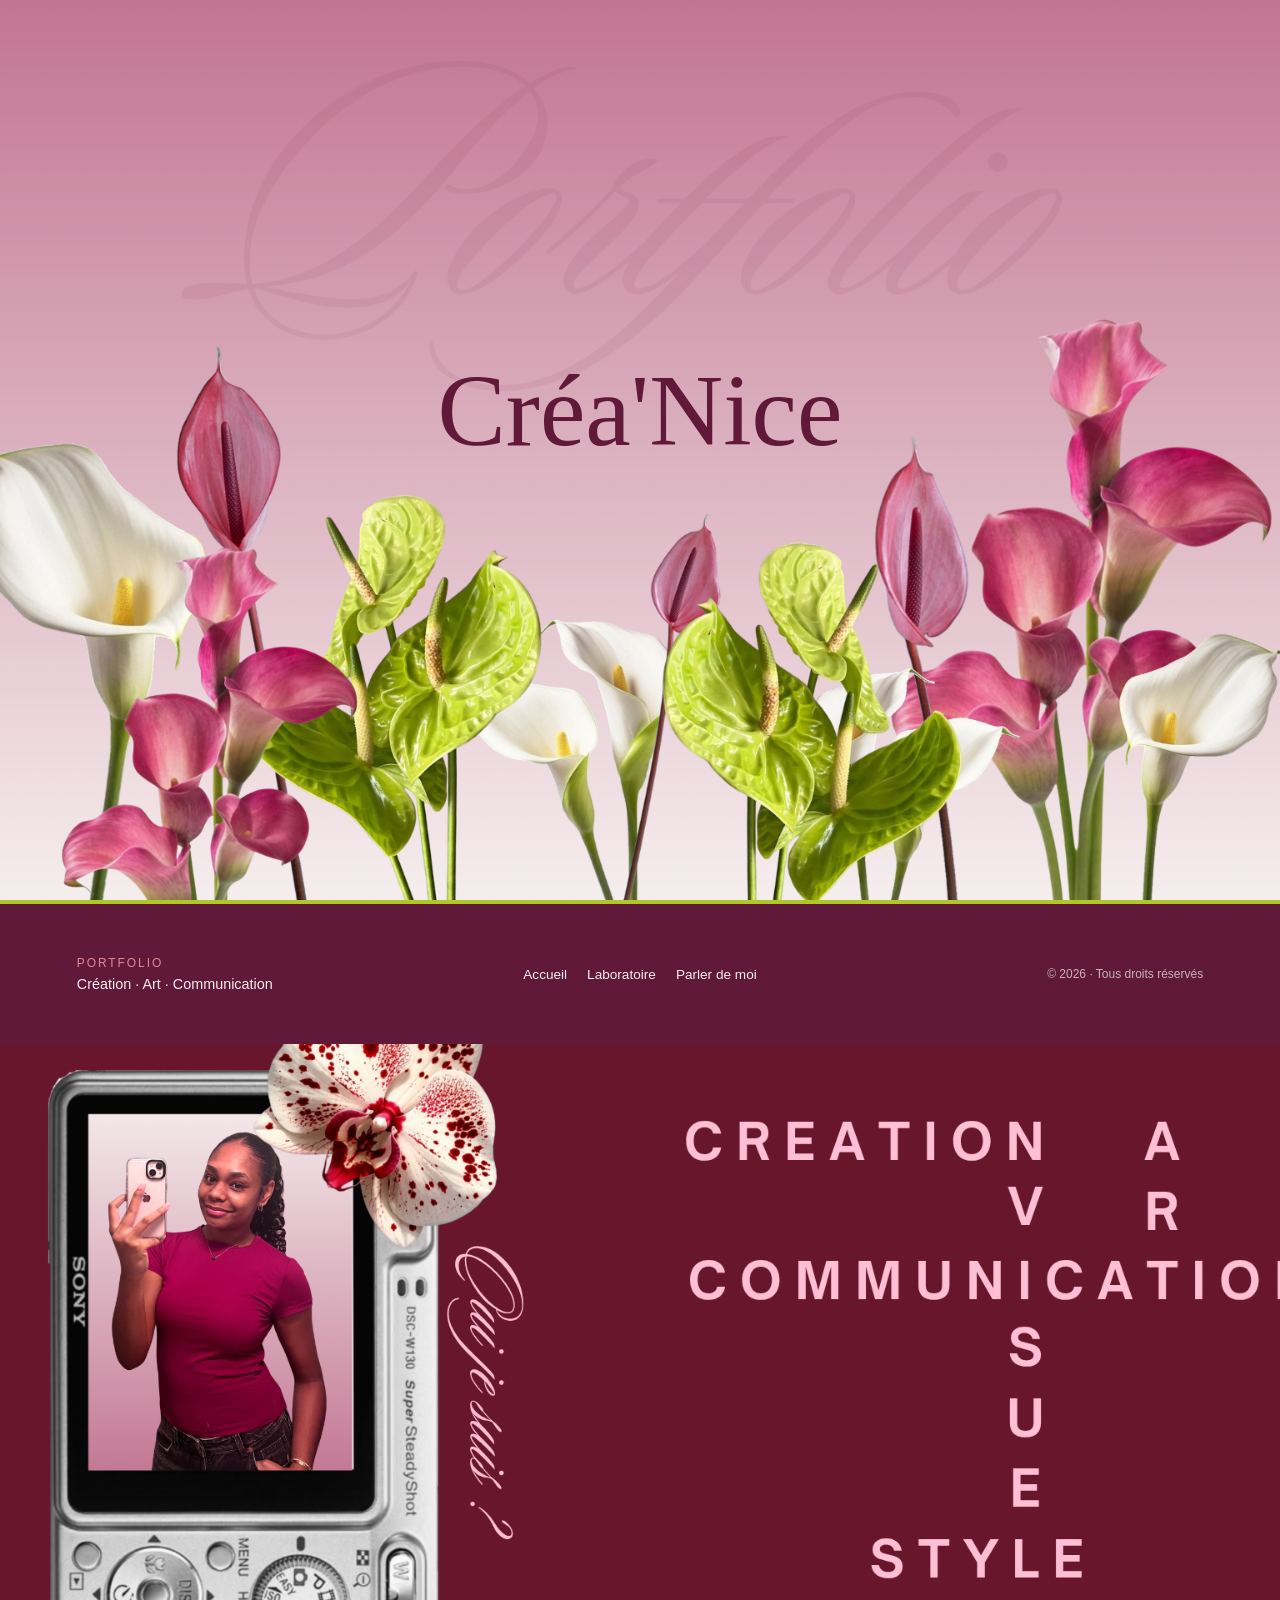
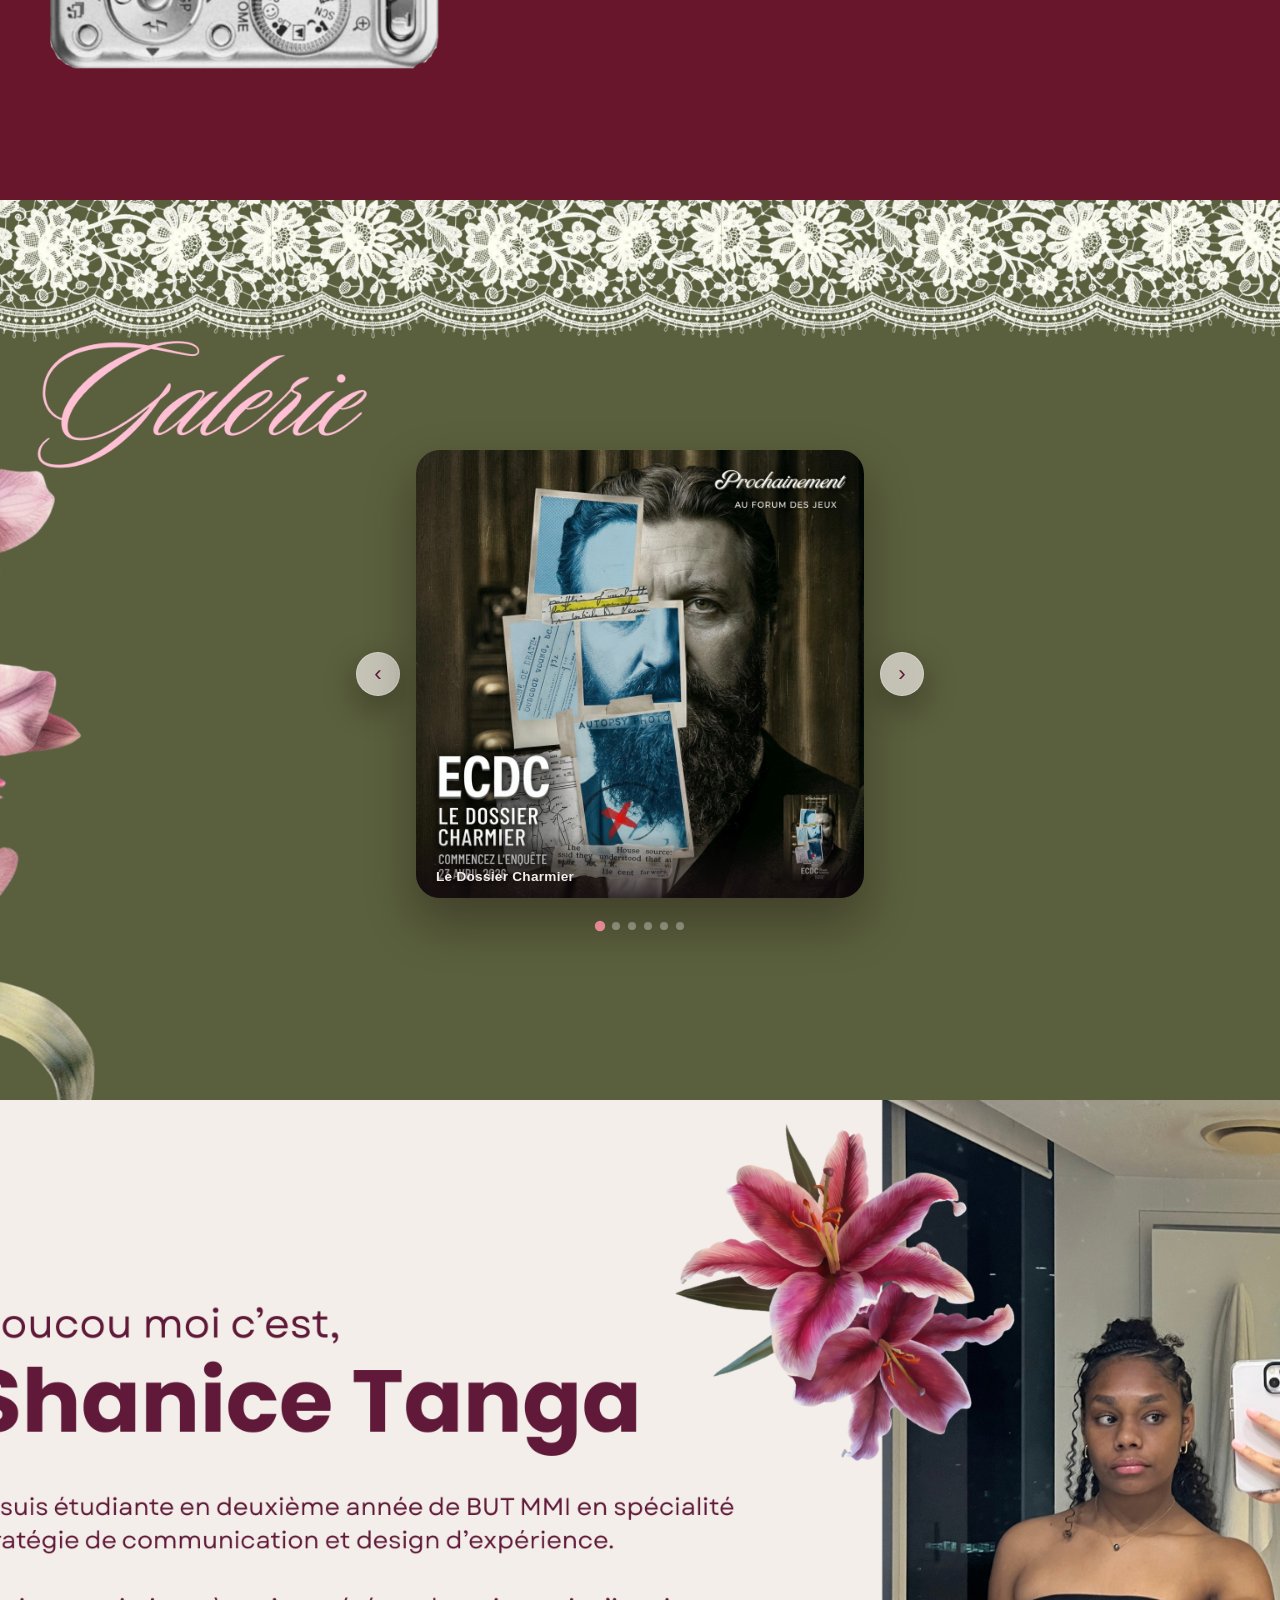
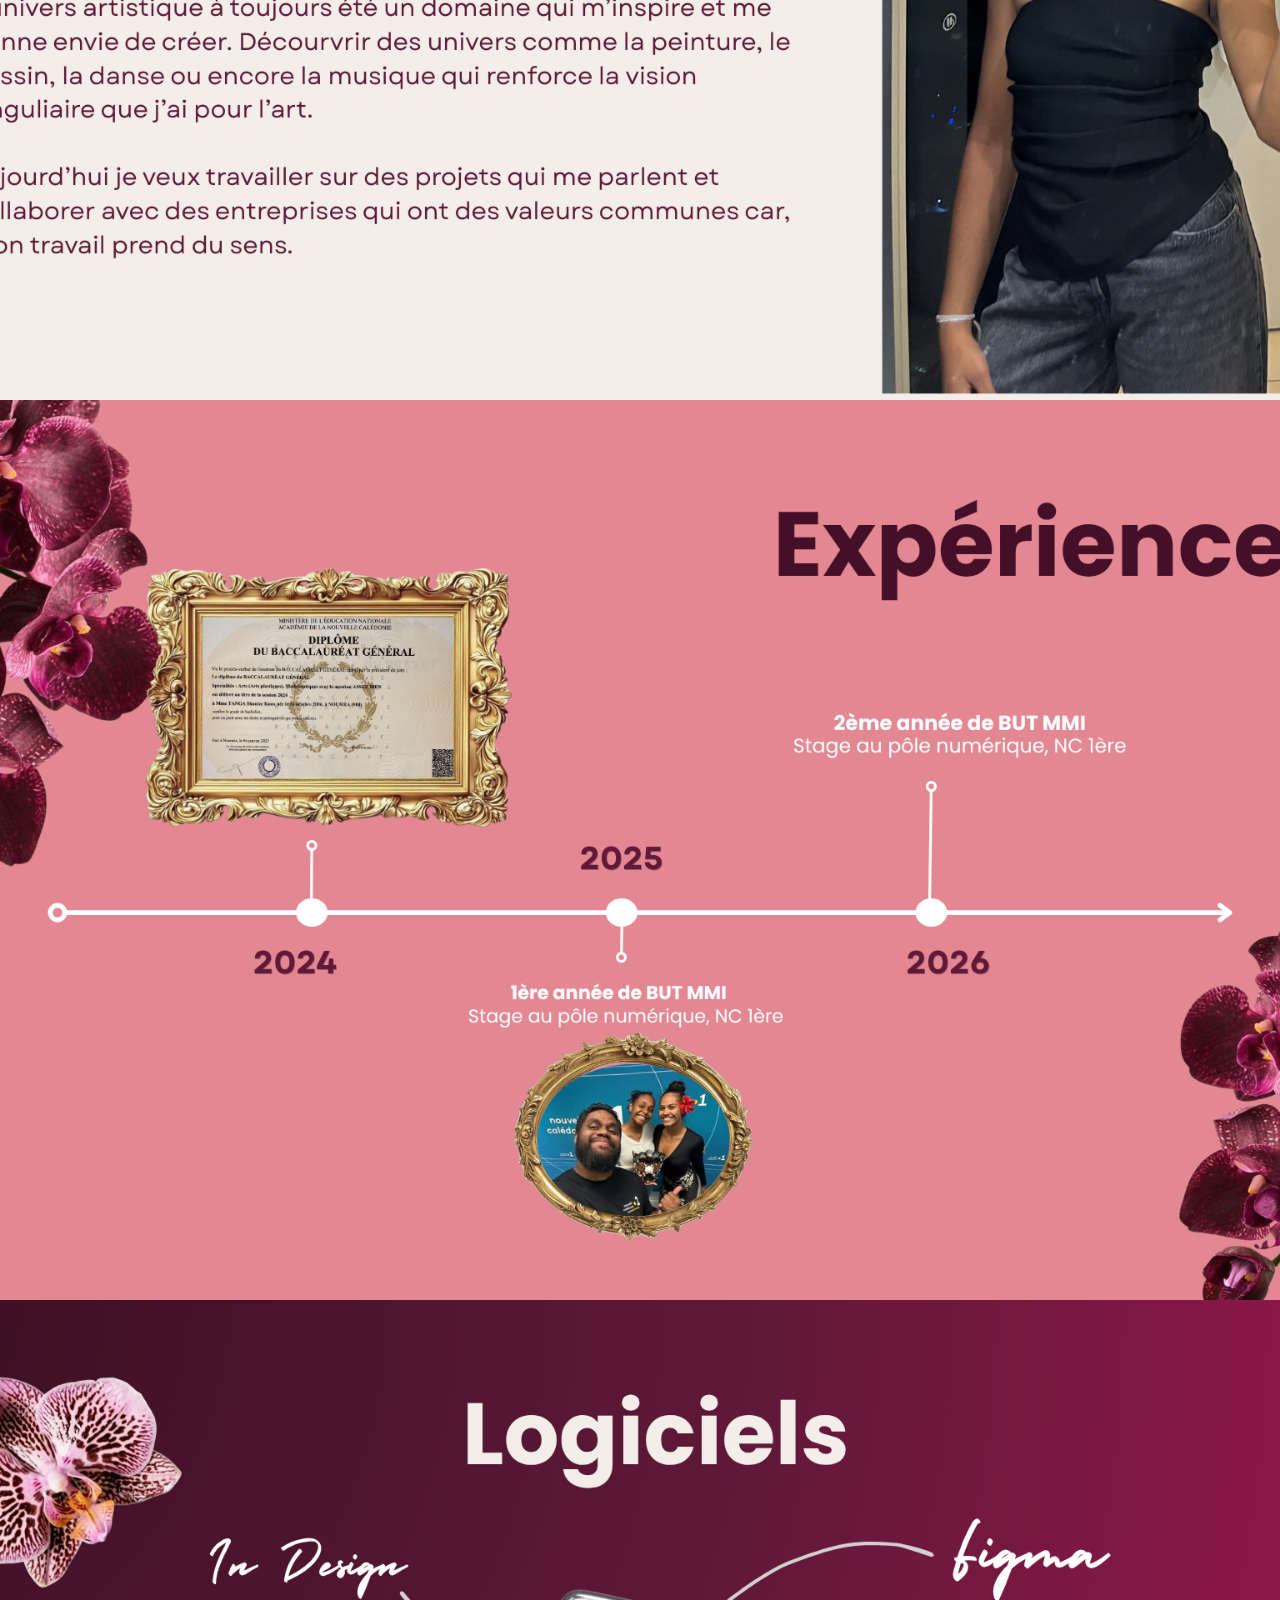
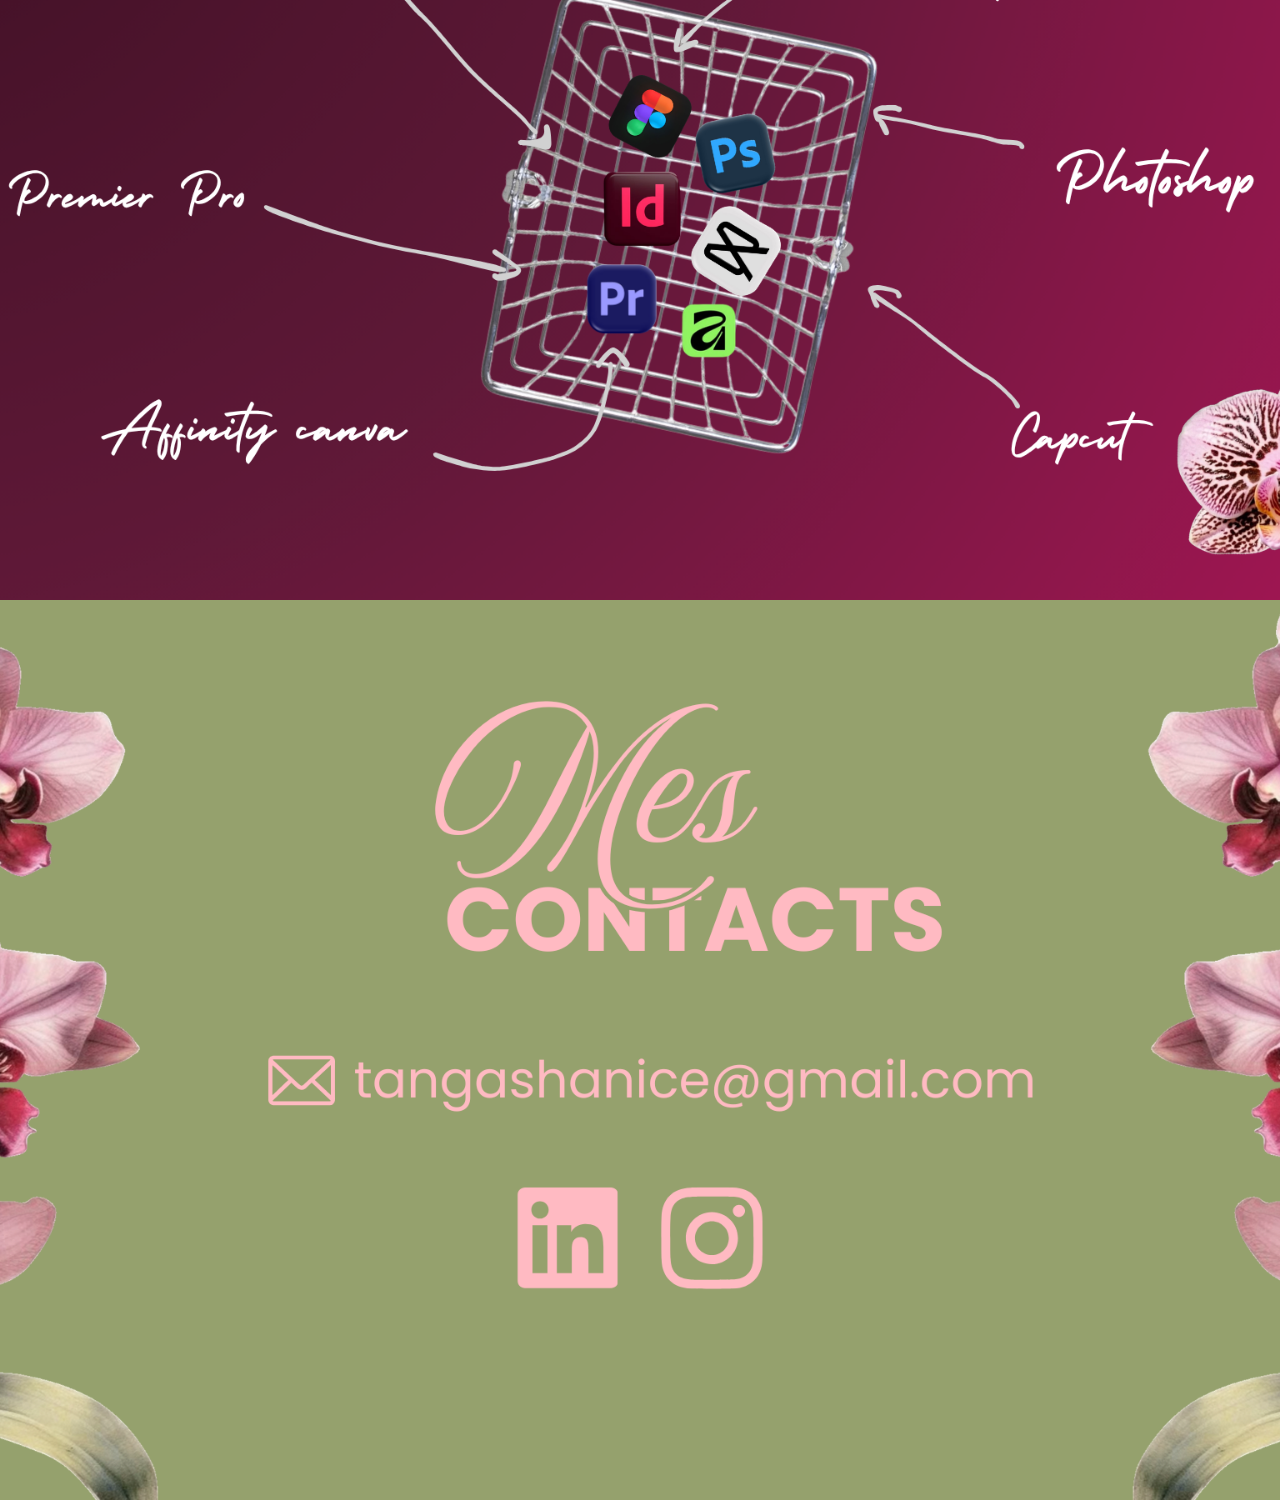
<file: index.html>
<!doctype html>
<html lang="fr">
<head>
  <meta charset="utf-8">
  <meta name="viewport" content="width=device-width, initial-scale=1">
  <title>Portfolio</title>
  <link rel="stylesheet" href="css/style.css">
</head>
<body>
  <header class="site-header">
    <nav class="main-nav" aria-label="Navigation principale">
      <a href="#accueil" aria-current="page">Accueil</a>
      <a href="laboratoire.html">Laboratoire</a>
      <a href="#parler-de-moi">Parler de moi</a>
    </nav>
  </header>

  <main>
    <section class="portfolio-section" id="accueil" aria-label="Présentation">
      <picture>
        <source media="(max-width: 768px), (max-aspect-ratio: 4/5)" srcset="accueil/phone/sec.1.png">
        <img src="accueil/ordi/sec1.png" alt="Section de présentation du portfolio">
      </picture>
      <h1 class="hero-title">Créa'Nice</h1>
      <a class="section-arrow section-arrow--cta" href="#creation" aria-label="Découvrir la suite du portfolio">
        <span class="section-arrow__label">Découvrir la suite</span>
        <span class="section-arrow__icon" aria-hidden="true">↓</span>
      </a>
    </section>

    <section class="portfolio-section" id="creation" aria-label="Création, art et communication">
      <picture>
        <source media="(max-width: 768px), (max-aspect-ratio: 4/5)" srcset="accueil/phone/sec.2.png">
        <img src="accueil/ordi/sec2.png" alt="Section création, art et communication">
      </picture>
      <a class="section-arrow section-arrow--up" href="#accueil" aria-label="Revenir à la section précédente">
        <span aria-hidden="true">↑</span>
      </a>
      <a class="section-arrow" href="#galerie" aria-label="Aller à la troisième section">
        <span aria-hidden="true">↓</span>
      </a>
    </section>

    <section class="portfolio-section" id="galerie" aria-label="Galerie">
      <picture>
        <source media="(max-width: 768px), (max-aspect-ratio: 4/5)" srcset="accueil/phone/sec.3.png">
        <img src="accueil/ordi/sec3.png" alt="Section galerie">
      </picture>
      <a class="section-arrow section-arrow--up" href="#creation" aria-label="Revenir à la section précédente">
        <span aria-hidden="true">↑</span>
      </a>

      <div class="gallery-carousel" role="region" aria-roledescription="carrousel" aria-label="Galerie des projets">
        <div class="gallery-carousel__stage">
          <button type="button" class="gallery-carousel__nav gallery-carousel__nav--prev" aria-label="Projet précédent">
            <span aria-hidden="true">‹</span>
          </button>

          <div class="gallery-carousel__viewport">
          <ul class="gallery-carousel__track">
            <li class="gallery-carousel__slide">
              <a class="gallery-carousel__link" href="laboratoire.html#charmier">
                <img src="accueil/galerie/charmier.jpg" alt="Le Dossier Charmier" loading="lazy">
                <span class="gallery-carousel__caption">Le Dossier Charmier</span>
              </a>
            </li>
            <li class="gallery-carousel__slide">
              <a class="gallery-carousel__link" href="laboratoire.html#epise">
                <img src="accueil/galerie/epise.jpg" alt="EPISE, épicerie solidaire des étudiants" loading="lazy">
                <span class="gallery-carousel__caption">EPISE</span>
              </a>
            </li>
            <li class="gallery-carousel__slide">
              <a class="gallery-carousel__link" href="laboratoire.html#dataviz">
                <img src="accueil/galerie/dataviz.jpg" alt="Pacific Dataviz Challenge" loading="lazy">
                <span class="gallery-carousel__caption">Pacific Dataviz Challenge</span>
              </a>
            </li>
            <li class="gallery-carousel__slide">
              <a class="gallery-carousel__link" href="laboratoire.html#recif">
                <img src="accueil/galerie/recif.png" alt="Festival de cinéma Récif" loading="lazy">
                <span class="gallery-carousel__caption">Festival de cinéma Récif</span>
              </a>
            </li>
            <li class="gallery-carousel__slide">
              <a class="gallery-carousel__link" href="laboratoire.html#ludik">
                <img src="accueil/galerie/ludik.png" alt="Ludik NC" loading="lazy">
                <span class="gallery-carousel__caption">Ludik NC</span>
              </a>
            </li>
            <li class="gallery-carousel__slide">
              <span class="gallery-carousel__link gallery-carousel__link--static">
                <img src="accueil/galerie/nc1ere.png" alt="Nouvelle Calédonie 1ère, pôle numérique" loading="lazy">
                <span class="gallery-carousel__caption">NC 1ère · Pôle numérique</span>
              </span>
            </li>
          </ul>
          </div>

          <button type="button" class="gallery-carousel__nav gallery-carousel__nav--next" aria-label="Projet suivant">
            <span aria-hidden="true">›</span>
          </button>
        </div>

        <div class="gallery-carousel__dots"></div>
      </div>
      <div class="footer-hotzone" aria-hidden="true"></div>
    </section>

    <section class="portfolio-section" id="parler-de-moi" aria-label="Parler de moi">
      <picture>
        <source media="(max-width: 768px), (max-aspect-ratio: 4/5)" srcset="parler%20de%20moi/phone/plm1.png">
        <img src="parler%20de%20moi/ordi/qui1.png" alt="Présentation de Shanice Tanga">
      </picture>
      <a class="section-arrow section-arrow--up" href="#galerie" aria-label="Revenir à la section précédente">
        <span aria-hidden="true">↑</span>
      </a>
      <a class="section-arrow is-desktop-only" href="#experiences" aria-label="Aller à la section suivante">
        <span aria-hidden="true">↓</span>
      </a>
      <a class="section-arrow is-mobile-only" href="#logiciels" aria-label="Aller à la section suivante">
        <span aria-hidden="true">↓</span>
      </a>
    </section>

    <section class="portfolio-section" id="experiences" aria-label="Expériences">
      <picture>
        <img src="parler%20de%20moi/ordi/exp2.png" alt="Frise chronologique des expériences et diplômes">
      </picture>
      <a class="section-arrow section-arrow--up" href="#parler-de-moi" aria-label="Revenir à la section précédente">
        <span aria-hidden="true">↑</span>
      </a>
      <a class="section-arrow" href="#logiciels" aria-label="Aller à la section suivante">
        <span aria-hidden="true">↓</span>
      </a>
    </section>

    <section class="portfolio-section" id="logiciels" aria-label="Logiciels">
      <picture>
        <source media="(max-width: 768px), (max-aspect-ratio: 4/5)" srcset="parler%20de%20moi/phone/plm2.png">
        <img src="parler%20de%20moi/ordi/logi3.png" alt="Logiciels et outils maîtrisés">
      </picture>
      <a class="section-arrow section-arrow--up is-desktop-only" href="#experiences" aria-label="Revenir à la section précédente">
        <span aria-hidden="true">↑</span>
      </a>
      <a class="section-arrow section-arrow--up is-mobile-only" href="#parler-de-moi" aria-label="Revenir à la section précédente">
        <span aria-hidden="true">↑</span>
      </a>
      <a class="section-arrow" href="#contacts" aria-label="Aller à la section suivante">
        <span aria-hidden="true">↓</span>
      </a>
    </section>

    <section class="portfolio-section" id="contacts" aria-label="Mes contacts">
      <picture>
        <source media="(max-width: 768px), (max-aspect-ratio: 4/5)" srcset="parler%20de%20moi/phone/plm3.png">
        <img src="parler%20de%20moi/ordi/contact4.png" alt="Mes contacts">
      </picture>

      <a
        class="image-hotspot"
        href="mailto:tangashanice@gmail.com"
        aria-label="Envoyer un email à tangashanice@gmail.com"
        data-rect-desktop="0.267708,0.506481,0.477083,0.061111"
        data-rect-mobile="0.179487,0.382857,0.692308,0.06"
      ></a>
      <a
        class="image-hotspot"
        href="https://www.linkedin.com/in/shanice-tanga-a43187392/"
        target="_blank"
        rel="noopener noreferrer"
        aria-label="Profil LinkedIn de Shanice Tanga"
        data-rect-desktop="0.423438,0.652778,0.0625,0.112037"
        data-rect-mobile="0.358974,0.488571,0.141026,0.114286"
      ></a>
      <a
        class="image-hotspot"
        href="https://www.instagram.com/shanicestk/"
        target="_blank"
        rel="noopener noreferrer"
        aria-label="Profil Instagram de Shanice Tanga"
        data-rect-desktop="0.5125,0.652778,0.063542,0.112037"
        data-rect-mobile="0.538462,0.488571,0.141026,0.114286"
      ></a>

      <a class="section-arrow section-arrow--up" href="#logiciels" aria-label="Revenir à la section précédente">
        <span aria-hidden="true">↑</span>
      </a>
      <div class="footer-hotzone" aria-hidden="true"></div>
    </section>
  </main>

  <footer class="site-footer" id="footer">
    <div class="footer-brand">
      <span class="footer-label">PORTFOLIO</span>
      <p>Création · Art · Communication</p>
    </div>
    <nav class="footer-nav" aria-label="Navigation secondaire">
      <a href="#accueil">Accueil</a>
      <a href="laboratoire.html">Laboratoire</a>
      <a href="#parler-de-moi">Parler de moi</a>
    </nav>
    <p class="footer-note">© 2026 · Tous droits réservés</p>
  </footer>

  <script src="js/script.js"></script>
</body>
</html>
</file>
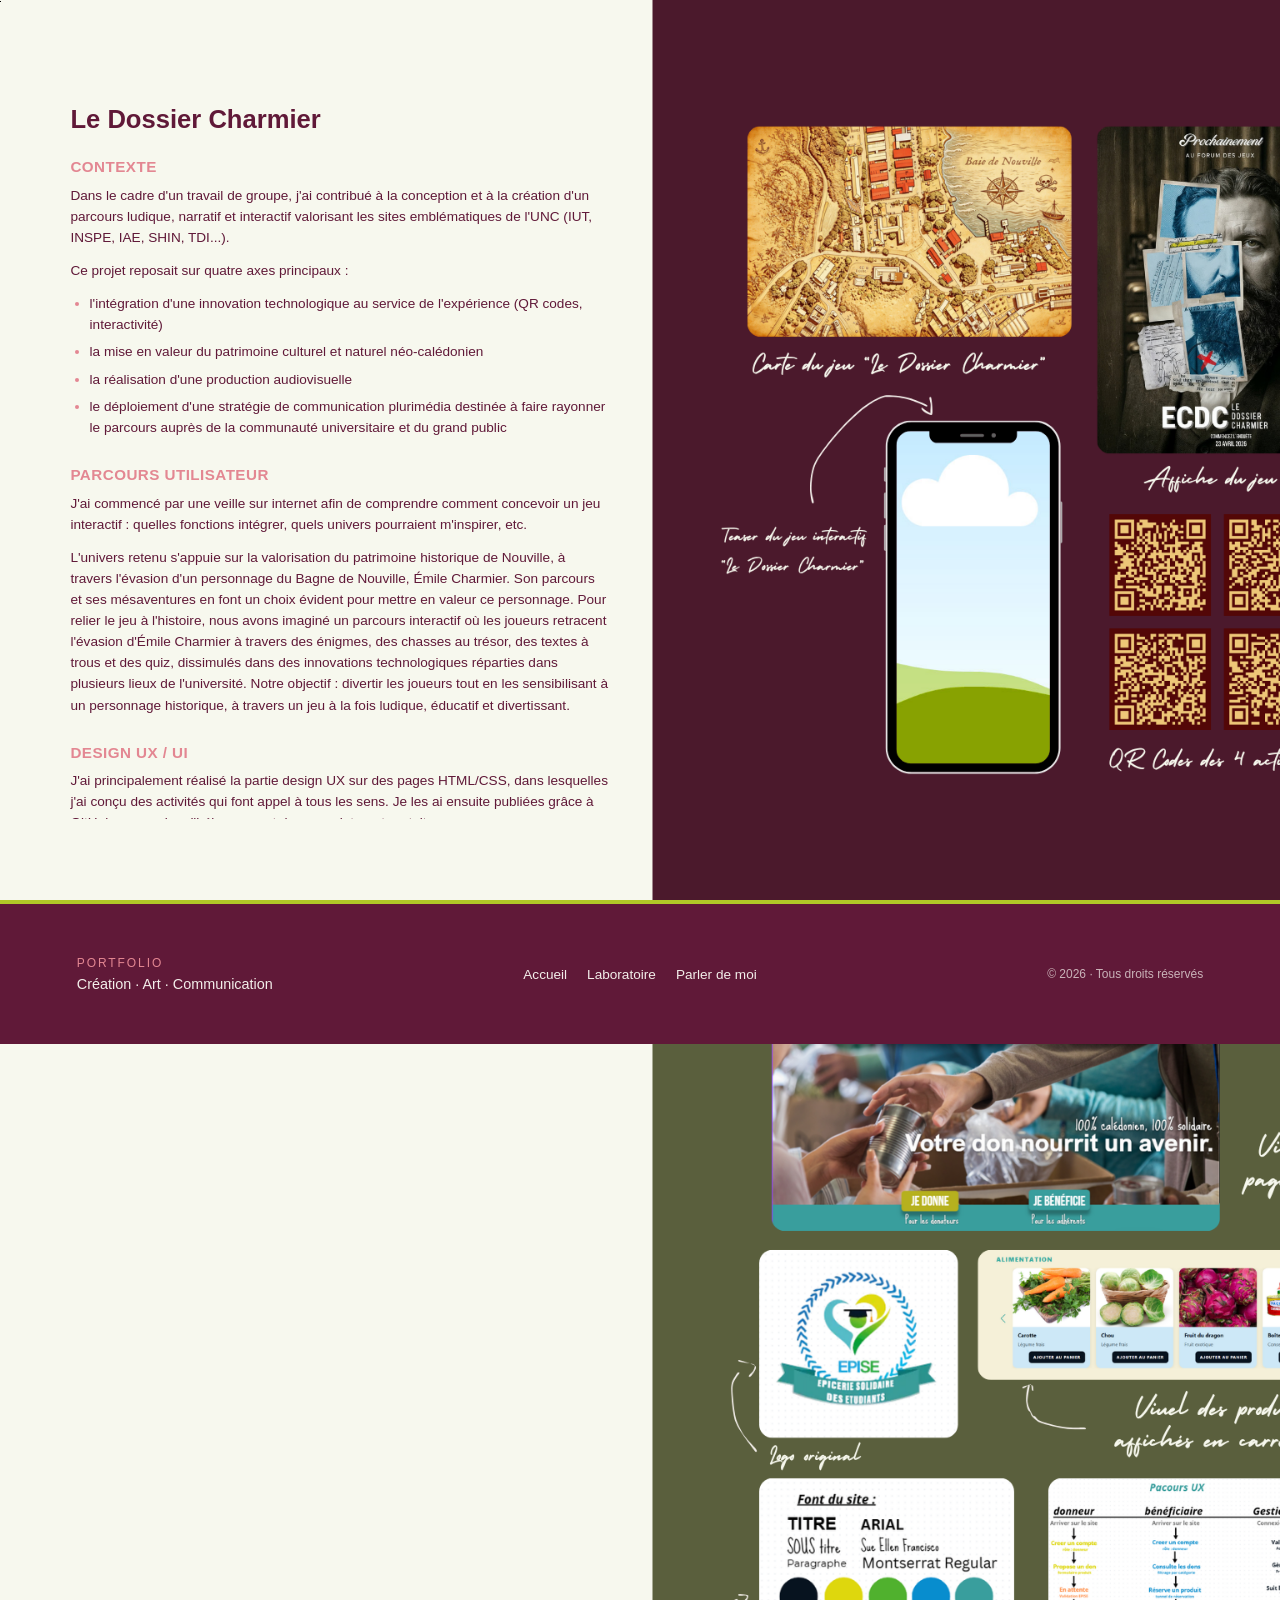
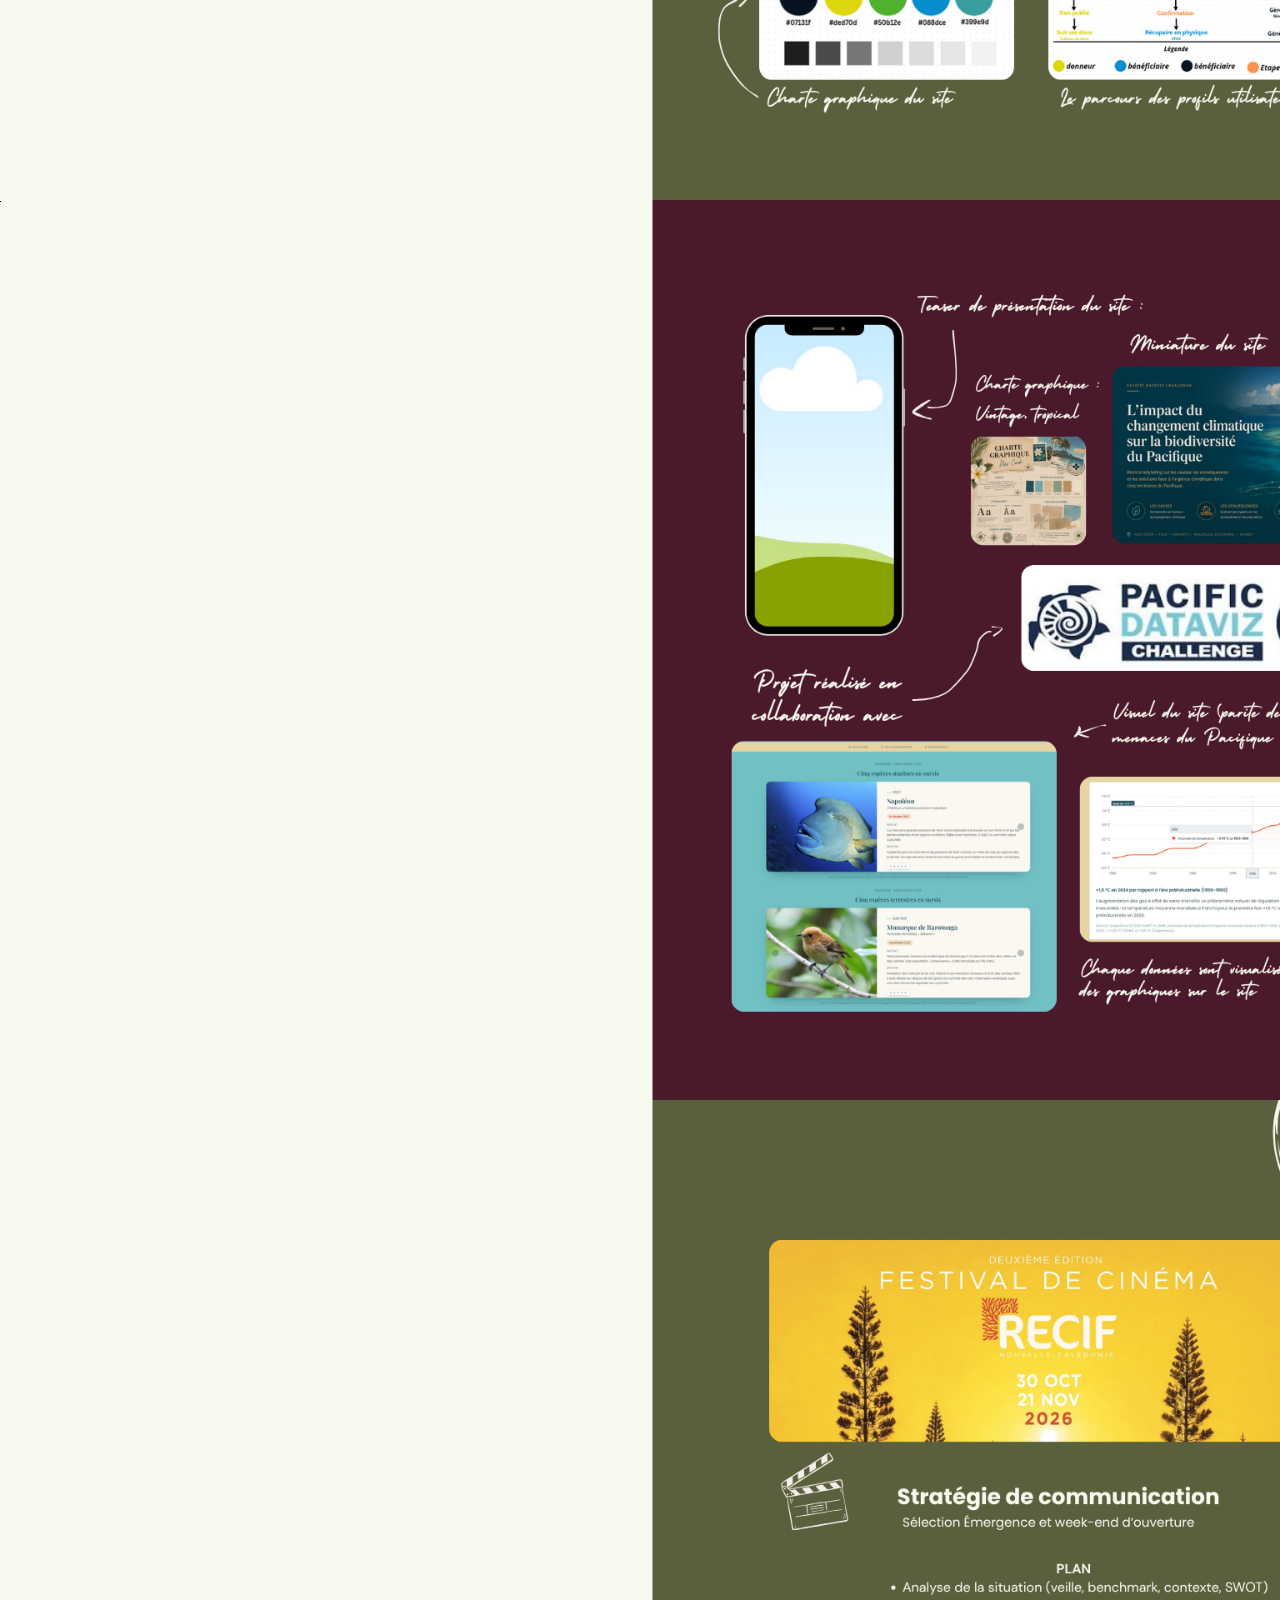
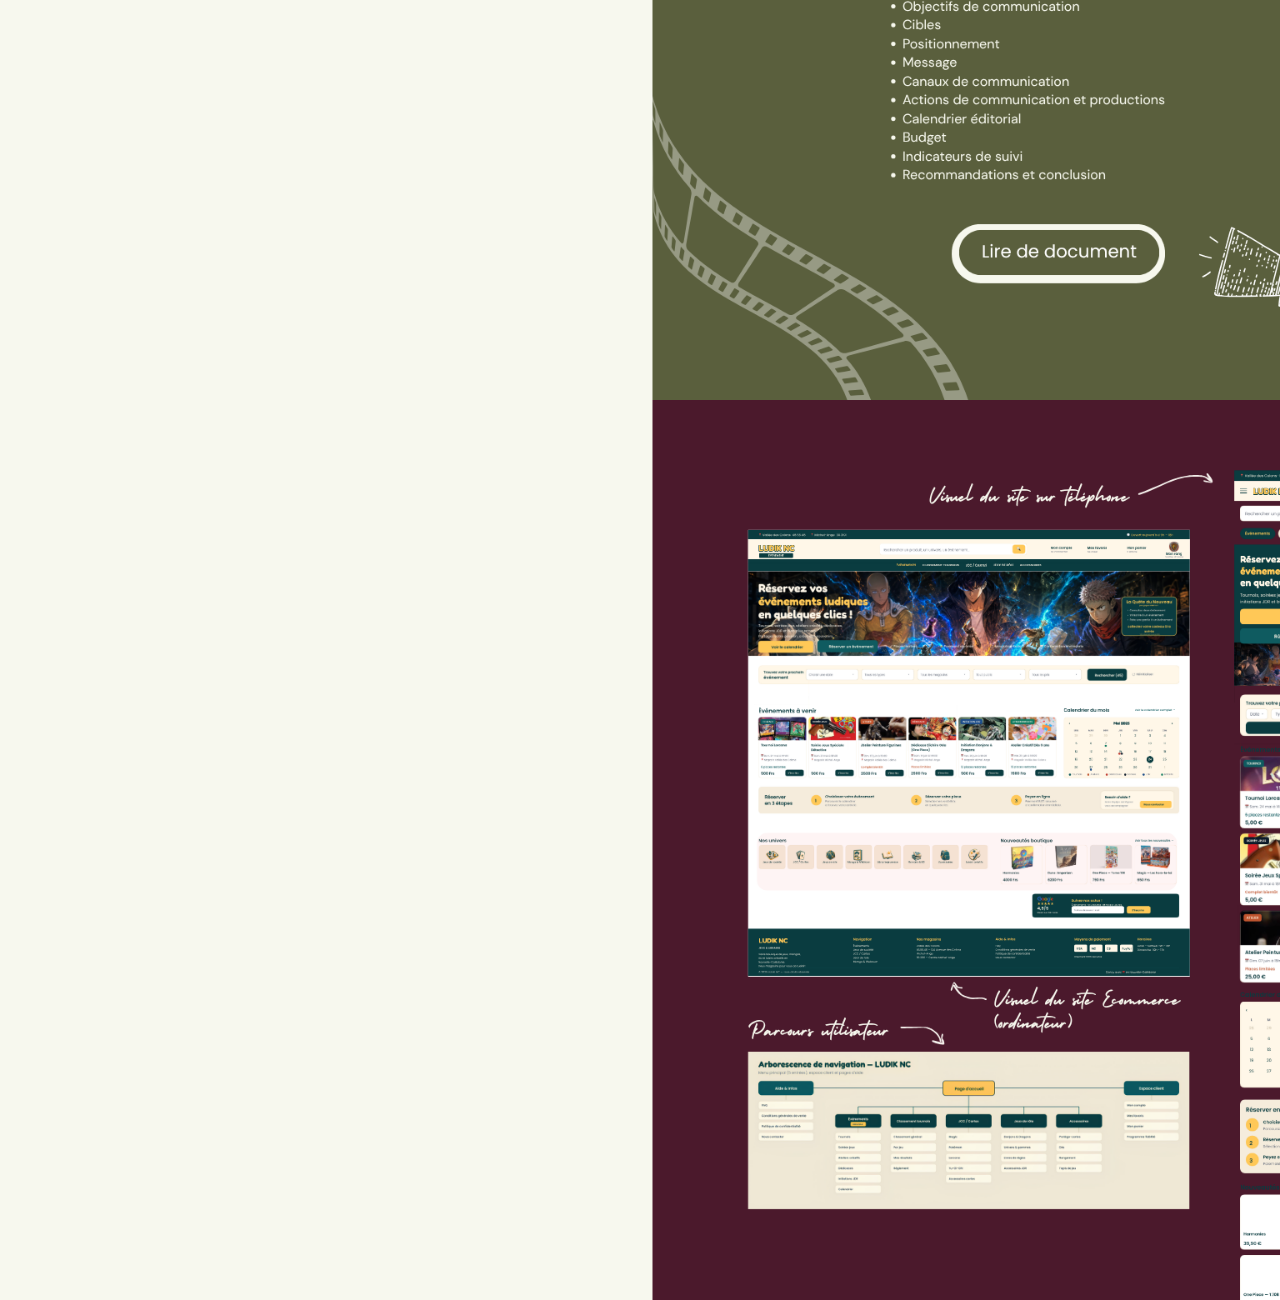
<file: laboratoire.html>
<!doctype html>
<html lang="fr">
<head>
  <meta charset="utf-8">
  <meta name="viewport" content="width=device-width, initial-scale=1">
  <title>Portfolio · Laboratoire</title>
  <link rel="stylesheet" href="css/style.css">
</head>
<body data-page="laboratoire">
  <header class="site-header">
    <nav class="main-nav" aria-label="Navigation principale">
      <a href="index.html#accueil">Accueil</a>
      <a href="laboratoire.html" aria-current="page">Laboratoire</a>
      <a href="index.html#parler-de-moi">Parler de moi</a>
    </nav>
  </header>

  <main>
    <section class="portfolio-section" id="charmier" aria-label="Le Dossier Charmier">
      <picture>
        <source media="(max-width: 768px), (max-aspect-ratio: 4/5)" srcset="laboratoire/phone/charmierphone.png">
        <img src="laboratoire/ordi/charmier2.png" alt="Le Dossier Charmier : jeu d'enquête interactif, carte, affiche et QR codes des activités">
      </picture>
      <video
        class="phone-video phone-video--charmier"
        data-src-desktop="laboratoire/ordi/video%20charmier.mp4"
        data-src-mobile="laboratoire/phone/video%20charmier.mp4"
        data-rect-desktop="0.660417,0.492593,0.094792,0.354630"
        data-rect-mobile="0.097436,0.644286,0.251282,0.3"
        muted
        playsinline
        loop
        controls
        preload="metadata"
        aria-label="Teaser du jeu interactif Le Dossier Charmier"
      ></video>
      <div class="project-info">
        <h2 class="project-info__title">Le Dossier Charmier</h2>

        <article class="project-info__block">
          <h3>Contexte</h3>
          <p>Dans le cadre d'un travail de groupe, j'ai contribué à la conception et à la création d'un parcours ludique, narratif et interactif valorisant les sites emblématiques de l'UNC (IUT, INSPE, IAE, SHIN, TDI...).</p>
          <p>Ce projet reposait sur quatre axes principaux :</p>
          <ul>
            <li>l'intégration d'une innovation technologique au service de l'expérience (QR codes, interactivité)</li>
            <li>la mise en valeur du patrimoine culturel et naturel néo-calédonien</li>
            <li>la réalisation d'une production audiovisuelle</li>
            <li>le déploiement d'une stratégie de communication plurimédia destinée à faire rayonner le parcours auprès de la communauté universitaire et du grand public</li>
          </ul>
        </article>

        <article class="project-info__block">
          <h3>Parcours utilisateur</h3>
          <p>J'ai commencé par une veille sur internet afin de comprendre comment concevoir un jeu interactif : quelles fonctions intégrer, quels univers pourraient m'inspirer, etc.</p>
          <p>L'univers retenu s'appuie sur la valorisation du patrimoine historique de Nouville, à travers l'évasion d'un personnage du Bagne de Nouville, Émile Charmier. Son parcours et ses mésaventures en font un choix évident pour mettre en valeur ce personnage. Pour relier le jeu à l'histoire, nous avons imaginé un parcours interactif où les joueurs retracent l'évasion d'Émile Charmier à travers des énigmes, des chasses au trésor, des textes à trous et des quiz, dissimulés dans des innovations technologiques réparties dans plusieurs lieux de l'université. Notre objectif : divertir les joueurs tout en les sensibilisant à un personnage historique, à travers un jeu à la fois ludique, éducatif et divertissant.</p>
        </article>

        <article class="project-info__block">
          <h3>Design UX / UI</h3>
          <p>J'ai principalement réalisé la partie design UX sur des pages HTML/CSS, dans lesquelles j'ai conçu des activités qui font appel à tous les sens. Je les ai ensuite publiées grâce à GitHub, un service d'hébergement de pages internet gratuit.</p>
          <p>Au total, j'ai réalisé 4 pages internet accessibles via des QR codes à scanner pour y jouer. Chaque étape du jeu réussie permet de reconstituer l'histoire du personnage. Pour cette partie, j'ai utilisé VS Code pour la rédaction de mes pages, ainsi que des outils d'IA comme GitHub Copilot et Claude Code, qui m'ont été très utiles pour imaginer et perfectionner mes idées.</p>
          <p>Mes camarades se sont quant à eux occupés d'autres aspects, comme la stratégie de communication, la production de contenus communicatifs, ou encore la recherche d'informations fiables et complètes sur le sujet.</p>
        </article>

        <article class="project-info__block">
          <h3>Stratégie de communication</h3>
          <p>Pour ce projet, toute une stratégie de communication a été mise en place afin de toucher au mieux notre cible et de la meilleure des façons. Après une étude minutieuse, en passant par le benchmark, le contexte, un SWOT, des objectifs SMART, une segmentation, les canaux et les KPI, nous avons pu déployer notre stratégie auprès de la communauté universitaire.</p>
          <p>Les contenus produits pour ce projet ont été : une affiche (4x3) présentant notre jeu, ainsi qu'une vidéo de 2 minutes au format réel (9:16), réalisée à partir de rushs retravaillés avec l'IA.</p>
          <p>L'usage de l'IA est indispensable dans la conception de notre projet, car il participe à une production de qualité et perfectionne notre maîtrise des outils innovants.</p>
        </article>

        <article class="project-info__block project-info__block--skills">
          <h3>Compétences</h3>
          <p>La partie expression a demandé plus d'effort, pour imaginer tout l'univers du jeu et prendre en compte toutes les fonctionnalités et options qui s'apparentent à un jeu. Puis l'idée s'est concrétisée par le développement du jeu et la création des visuels de communication.</p>
          <p>Dans ce projet stimulant, j'ai appris à exprimer ma créativité en imaginant, écrivant et scénarisant en vue d'une communication multimédia ou transmédia, en définissant une iconographie propre à l'univers du jeu, et en créant et déclinant une identité visuelle personnalisée.</p>
        </article>

        <a class="project-info__cta" href="https://docs.google.com/document/d/1atENiCDvk-QenazFWLGo4WJVkmvk37X73GSv8bkXwoY/edit?usp=drive_link" target="_blank" rel="noopener noreferrer">
          Voir les documents du projet
          <span aria-hidden="true">↗</span>
        </a>
      </div>
      <a class="section-arrow" href="#epise" aria-label="Aller au projet suivant">
        <span aria-hidden="true">↓</span>
      </a>
    </section>

    <section class="portfolio-section" id="epise" aria-label="EPISE, épicerie solidaire des étudiants">
      <picture>
        <source media="(max-width: 768px), (max-aspect-ratio: 4/5)" srcset="laboratoire/phone/episephone.png">
        <img src="laboratoire/ordi/epise1.png" alt="EPISE, épicerie solidaire des étudiants : site web, logo, charte graphique et parcours utilisateurs">
      </picture>
      <div class="project-info">
        <h2 class="project-info__title">EPISE, épicerie solidaire des étudiants</h2>

        <article class="project-info__block">
          <h3>Contexte du projet</h3>
          <p>En tant que développeuse web et UX-designer junior, j'ai été missionnée pour concevoir et développer une plateforme web facilitant la mise en relation entre les donneurs et les bénéficiaires de l'Épise. La mission s'articule autour de trois objectifs : analyser les besoins utilisateurs, concevoir des parcours UX fluides et responsables, et développer un site fonctionnel et sécurisé.</p>
        </article>

        <article class="project-info__block">
          <h3>Parcours utilisateur / Design UX</h3>
          <p>Avant de concevoir quoi que ce soit, j'ai mené une recherche approfondie pour comprendre les besoins réels des deux types d'utilisateurs : ceux qui souhaitent donner et ceux qui ont besoin de recevoir. Cette étape est essentielle, car un don ne se résume pas à une transaction : il engage une relation de confiance entre deux personnes qui ne se connaissent pas.</p>
          <p>Cette analyse m'a permis d'identifier les attentes prioritaires (trouver rapidement une annonce, comprendre comment entrer en contact, se sentir en sécurité) et de les traduire directement en fonctionnalités adaptées sur le site. Les parcours ont été pensés pour être fluides, l'utilisateur atteignant son objectif en un minimum d'étapes, mais aussi responsables, en limitant la collecte de données au strict nécessaire et en clarifiant chaque action.</p>
        </article>

        <article class="project-info__block">
          <h3>Conception graphique</h3>
          <p>La conception graphique repose sur une charte graphique que j'ai définie à partir du logo de l'Epise. Partir du logo m'a permis d'assurer une cohérence visuelle immédiate avec l'identité de la structure, plutôt que d'imposer un style déconnecté de la marque.</p>
          <p>À partir de ce logo, j'ai décliné une palette de couleurs, une typographie et des composants d'interface (boutons, cartes, formulaires) réutilisables sur l'ensemble du site. Cette cohérence renforce la crédibilité de la plateforme et la lisibilité des parcours : l'utilisateur reconnaît les éléments interactifs et se repère facilement, ce qui sert directement l'expérience utilisateur.</p>
        </article>

        <article class="project-info__block">
          <h3>Programmation du site avec base de données (MVC)</h3>
          <p>Pour le développement, je suis repartie du tutoriel MVC (Modèle / Vue / Contrôleur) en l'adaptant aux besoins concrets de l'Epise. L'architecture MVC sépare clairement les données, la logique et l'affichage : cela rend le code plus structuré, maintenable et sécurisé, ce qui était une exigence de la mission.</p>
          <p>Le travail a consisté à adapter la base de données à celle de l'Epise (structure des donneurs, des bénéficiaires et des annonces), puis à intégrer la partie visuelle en m'appuyant sur la charte graphique définie en amont. Le site est ainsi à la fois fonctionnel (gestion des données réelles), sécurisé (séparation des responsabilités, contrôle des accès) et cohérent avec l'identité graphique.</p>
        </article>

        <article class="project-info__block project-info__block--skills">
          <h3>Compétences</h3>
          <p>Identifier les différents profils utilisateurs et prendre en compte tous leurs besoins pour y répondre dans une recommandation numérique a été l'étape la plus complexe. Mais savoir se mettre à la place des autres est l'une des qualités que je maîtrise, ce qui m'a donc beaucoup aidée pour satisfaire tous les utilisateurs.</p>
          <p>Avec ce projet, j'ai appris à comprendre les écosystèmes, les besoins des utilisateurs et les dispositifs de communication numérique, en produisant une recommandation ergonomique à partir des tests utilisateurs, et ainsi à piloter un service.</p>
        </article>

        <a class="project-info__cta" href="https://canva.link/e53w8q2i9jv5fnn" target="_blank" rel="noopener noreferrer">
          Voir les documents du projet
          <span aria-hidden="true">↗</span>
        </a>
      </div>
      <a class="section-arrow section-arrow--up" href="#charmier" aria-label="Revenir au projet précédent">
        <span aria-hidden="true">↑</span>
      </a>
      <a class="section-arrow" href="#dataviz" aria-label="Aller au projet suivant">
        <span aria-hidden="true">↓</span>
      </a>
    </section>

    <section class="portfolio-section" id="dataviz" aria-label="Pacific Dataviz Challenge">
      <picture>
        <source media="(max-width: 768px), (max-aspect-ratio: 4/5)" srcset="laboratoire/phone/dataphone.png">
        <img src="laboratoire/ordi/dataviz3.png" alt="Pacific Dataviz Challenge : récit scrollytelling sur l'impact du changement climatique sur la biodiversité du Pacifique">
      </picture>
      <video
        class="phone-video phone-video--dataviz"
        data-src-desktop="laboratoire/ordi/video%20dataviz.mp4"
        data-src-mobile="laboratoire/phone/video%20dataviz.mp4"
        data-rect-desktop="0.571875,0.151852,0.085417,0.321296"
        data-rect-mobile="0.048718,0.53,0.2,0.24"
        muted
        playsinline
        loop
        controls
        preload="metadata"
        aria-label="Teaser du site Pacific Dataviz Challenge"
      ></video>
      <div class="project-info">
        <h2 class="project-info__title">Pacific Dataviz Challenge</h2>

        <article class="project-info__block">
          <h3>Contexte du projet</h3>
          <p>Ce projet à réaliser en binôme est adossé au Pacific Dataviz Challenge organisé par la CPS. L'objectif était de réaliser un travail d'analyse et d'interprétation pour concevoir un site web permettant la visualisation de la donnée, complété d'une application interactive pour la navigation, sous une vidéo en Motion Design présentant le thème choisi.</p>
          <p>Pour ce faire, il fallait procéder par étapes : d'abord choisir un des thèmes proposés par Pacific Dataviz Challenge, puis analyser ses données pour en extraire des indicateurs ou les informations pertinentes et, enfin, proposer un site web permettant la visualisation de ces données avec, en complément, une application pour la navigation.</p>
          <p>Elle mobilise des ressources liées à l'analyse de données, à la production graphique, à l'intégration et au développement front, réalisées avec ces outils : Premiere Pro, VS Code, After Effects, Claude IA et GitHub.</p>
        </article>

        <article class="project-info__block">
          <h3>Recherches et analyses des données</h3>
          <p>Pour la première étape, nous avons choisi « L'indice de la Liste Rouge » sur le site Dataviz, basé sur les espèces en voie d'extinction dans le Pacifique, avec des jeux de données sur les impacts du changement climatique. Pour être plus précis sur la récolte de données, nous avons décidé de nous concentrer sur seulement 5 îles du Pacifique : Fidji, Vanuatu, Nouvelle-Calédonie, Samoa et les Îles Cook.</p>
        </article>

        <article class="project-info__block">
          <h3>Production graphique</h3>
          <p>Une fois la récolte des données effectuée, nous avons décidé de partager les tâches : je me suis concentrée sur les impacts du changement climatique avec comme support le site, et sur la Liste Rouge avec la vidéo en Motion Design implémentée sur le site comme teaser.</p>
          <p>J'ai utilisé VS Code pour construire la structure du site ainsi que le contenu. Claude IA m'a permis d'améliorer le visuel du CSS en codant fidèlement le thème à partir d'une charte graphique donnée. De son côté, ma camarade s'est concentrée sur After Effects en créant les illustrations, puis sur Premiere Pro pour le montage, avant de terminer sur CapCut par manque de temps.</p>
        </article>

        <article class="project-info__block">
          <h3>Vidéo / Image de la charte graphique</h3>
        </article>

        <article class="project-info__block">
          <h3>Développement Front</h3>
          <p>Enfin, nous avons fait un dernier point avant le rendu afin de réajuster les derniers détails et de nous assurer que le travail soit finalisé au mieux. J'ai terminé le site en l'hébergeant sur GitHub : j'ai implanté le fichier, puis créé et suis allée sur la rubrique Pages pour enfin paramétrer la mise en ligne.</p>
        </article>

        <article class="project-info__block project-info__block--skills">
          <h3>Compétences</h3>
          <p>La traduction des données en storytelling pour pouvoir raconter ce jeu de données a été la partie la plus difficile. Il fallait faire preuve d'imagination pour imaginer comment le raconter. Pour autant, mon organisation a facilité la gestion de mon travail en catégorisant les données selon trois parties : causes, conséquences et solutions.</p>
          <p>Nous avons pu exprimer un message avec les médias numériques pour informer et communiquer des données scientifiques, et développer pour le web et les médias numériques. Aujourd'hui, je saurai traiter des données avec des outils statistiques pour faciliter leur analyse et leur exploitation, et développer des pages responsives.</p>
        </article>

        <a class="project-info__cta" href="https://docs.google.com/document/d/1YmBX3gvU0kb9ZFyURl-LZ1i5Pv0lV5rAlMpMjFsLTLk/edit?usp=sharing" target="_blank" rel="noopener noreferrer">
          Voir les documents du projet
          <span aria-hidden="true">↗</span>
        </a>
      </div>
      <a class="section-arrow section-arrow--up" href="#epise" aria-label="Revenir au projet précédent">
        <span aria-hidden="true">↑</span>
      </a>
      <a class="section-arrow" href="#recif" aria-label="Aller au projet suivant">
        <span aria-hidden="true">↓</span>
      </a>
    </section>

    <section class="portfolio-section" id="recif" aria-label="Festival de cinéma Récif">
      <picture>
        <source media="(max-width: 768px), (max-aspect-ratio: 4/5)" srcset="laboratoire/phone/recifphone.png">
        <img src="laboratoire/ordi/recif5.png" alt="Festival de cinéma Récif : stratégie de communication pour la deuxième édition">
      </picture>
      <div class="project-info">
        <h2 class="project-info__title">Festival de cinéma Récif</h2>

        <article class="project-info__block">
          <h3>Contexte du projet</h3>
          <p>Dans le cadre d'un projet à réaliser en partenariat avec le festival de cinéma calédonien « RÉCIF », nous avons dû proposer une stratégie de communication pour sa 2ème édition, en couvrant la partie « Sélection Émergence » et les temps forts de l'événement.</p>
          <p>De ce fait, dans un document partagé, nous avons réalisé notre démarche stratégique, de l'analyse de la situation à une communication concrète, permettant de valoriser les actions de l'événement et de générer du trafic au sein du public.</p>
        </article>

        <article class="project-info__block">
          <h3>Stratégie de communication</h3>
          <p>Nous avons constaté que RECIF a une programmation de 13 longs-métrages passés par Cannes, Sundance et la Berlinale, et qu'une tournée dans 9 communes du territoire est organisée. Le problème : sa communication reste informative, avec des annonces, des inscriptions, etc., et ne donne pas envie de se déplacer.</p>
          <p>C'est pourquoi nous avons décidé de construire toute la communication autour du public, avec pour objectif de rendre visible la Sélection Émergence et de remplir les séances, y compris en semaine et hors de Nouméa. En visant le grand public calédonien, les 15-35 ans et les jeunes talents, ainsi que les professionnels du cinéma, avec un message clair : « Venez découvrir le cinéma de demain, ouvert à tout le monde ! ». Pour la mettre en place, nous avons décidé de miser sur des canaux stratégiques : Facebook en canal principal, Instagram, le site internet, et les mairies et partenaires pour relayer.</p>
          <p>Le total de ces actions coûtera 615 000 francs, en prenant en compte les capsules d'ouverture, les 13 modules vidéos des longs-métrages, les backstages et les préparations, tous distribués dans un calendrier éditorial détaillé dans le document.</p>
          <p>Le coût reste à la hauteur des attentes car notre objectif est ciblé : miser sur des visages et des relais humains plutôt que sur des campagnes d'images, créer des formats récurrents et reproductibles d'une émission à l'autre, respecter les normes de communication et mettre en place des indicateurs de performance afin de suivre les résultats.</p>
        </article>

        <article class="project-info__block project-info__block--skills">
          <h3>Compétences</h3>
          <p>Le plus difficile a été de travailler avec l'organisme du festival pour pouvoir recueillir les bonnes informations et être en phase sur tout le projet. Mais le fait d'avoir des collaborateurs réactifs et ouverts d'esprit a permis de faciliter le travail.</p>
          <p>Grâce à ce projet, j'ai pu réaliser, composer et produire pour la communication plurimédia de RECIF et collaborer avec des organisations comme celle-ci.</p>
          <p>Aujourd'hui, je saurais exprimer un message avec les médias numériques pour informer et communiquer, ainsi qu'entreprendre dans le secteur du numérique.</p>
        </article>

        <a class="project-info__cta" href="https://docs.google.com/document/d/1Mcz2HCRBIAvK-jJYeyyovdAtSLjunHF9iCtiF9wEKlk/edit?usp=sharing" target="_blank" rel="noopener noreferrer">
          Voir les documents du projet
          <span aria-hidden="true">↗</span>
        </a>
      </div>
      <a class="section-arrow section-arrow--up" href="#dataviz" aria-label="Revenir au projet précédent">
        <span aria-hidden="true">↑</span>
      </a>
      <a class="section-arrow" href="#ludik" aria-label="Aller au projet suivant">
        <span aria-hidden="true">↓</span>
      </a>
    </section>

    <section class="portfolio-section" id="ludik" aria-label="Ludik NC">
      <picture>
        <source media="(max-width: 768px), (max-aspect-ratio: 4/5)" srcset="laboratoire/phone/ludikphone.png">
        <img src="laboratoire/ordi/ludik4.png" alt="Ludik NC : site e-commerce et de réservation d'événements ludiques, versions ordinateur et téléphone">
      </picture>
      <div class="project-info">
        <h2 class="project-info__title">Ludik NC</h2>

        <article class="project-info__block">
          <h3>Contexte du projet</h3>
          <p>Ici, l'idée du projet consistait à concevoir une plateforme e-commerce permettant de valoriser les événements et animations de Ludik, et à définir sa stratégie de communication.</p>
          <p>Ainsi, nous avons pu mettre en place une stratégie de communication personnalisée, illustrée par un prototype sur WordPress d'une plateforme e-commerce complémentaire au site de base de Ludik afin de valoriser les services de la marque.</p>
        </article>

        <article class="project-info__block">
          <h3>Stratégie de communication</h3>
          <p>On constate que Ludik est la référence calédonienne de la pop culture, regroupant plus de 8000 abonnés sur Facebook, et organise des événements chaque semaine : tournois, initiations, soirées jeux. Pourtant, sa communication ne reflète pas cette vision.</p>
          <p>C'est pourquoi nous avons décidé de construire la communication autour de l'événement, avec un positionnement clair : Ludik est le seul endroit en Nouvelle-Calédonie où le jeu se vit avant de s'acheter. Des objectifs définis : faire connaître les événements, renforcer le lien avec la communauté, transformer l'intérêt en inscriptions réelles pour les joueurs passionnés de 15-35 ans en priorité, puis les parents à la recherche de conseils, puis les acheteurs occasionnels, en utilisant comme canaux Facebook en canal principal, Instagram en complément et l'emailing, avec une fiche Google My Business.</p>
          <p>Le processus rend les recommandations plus efficaces : publier moins mais mieux, utiliser des appels à l'action et donner un rôle précis à chaque canal en respectant le principe d'Event-First.</p>
        </article>

        <article class="project-info__block">
          <h3>Recherche graphique (UI/UX)</h3>
          <p>La recherche graphique repose sur la DA et la charte graphique étudiées en amont sur la marque. La reprise des couleurs, des formes et de l'univers du jeu a servi de référence pour conceptualiser la plateforme e-commerce.</p>
        </article>

        <article class="project-info__block project-info__block--skills">
          <h3>Compétences</h3>
          <p>La partie la plus complexe a été l'analyse, la veille et la recherche pour comprendre les réelles problématiques et besoins des utilisateurs. Mais une fois définis, nous avons pu construire des réponses ciblées et des recommandations claires.</p>
          <p>À l'issue de ce projet, j'ai pu cartographier des expériences utilisateur, et analyser la stratégie de communication ou marketing d'une organisation au regard d'un secteur ou d'un marché.</p>
          <p>Aujourd'hui, je saurais comprendre les écosystèmes, les besoins des utilisateurs et les dispositifs de communication numérique, et concevoir ou co-concevoir une réponse stratégique pertinente à une problématique complexe.</p>
        </article>

        <a class="project-info__cta" href="https://docs.google.com/document/d/1ChzBpkpb46NUSzVGICdqkJpcoVD7SQPcnY08ioSJg8c/edit?usp=sharing" target="_blank" rel="noopener noreferrer">
          Voir les documents du projet
          <span aria-hidden="true">↗</span>
        </a>
      </div>
      <a class="section-arrow section-arrow--up" href="#recif" aria-label="Revenir au projet précédent">
        <span aria-hidden="true">↑</span>
      </a>
      <div class="footer-hotzone" aria-hidden="true"></div>
    </section>
  </main>

  <footer class="site-footer" id="footer">
    <div class="footer-brand">
      <span class="footer-label">PORTFOLIO</span>
      <p>Création · Art · Communication</p>
    </div>
    <nav class="footer-nav" aria-label="Navigation secondaire">
      <a href="index.html#accueil">Accueil</a>
      <a href="laboratoire.html">Laboratoire</a>
      <a href="index.html#parler-de-moi">Parler de moi</a>
    </nav>
    <p class="footer-note">© 2026 · Tous droits réservés</p>
  </footer>

  <script src="js/script.js"></script>
</body>
</html>
</file>
<file: css/style.css>
:root {
  --burgundy: #601938;
  --pink: #e38792;
  --off-white: #f3eeea;
  --lime: #b0c827;
  --nav-text: #601938;
  --portfolio-font: Garet, Arial, sans-serif;
}

* {
  box-sizing: border-box;
}

html {
  scroll-behavior: smooth;
}

body {
  margin: 0;
  background: var(--burgundy);
  color: var(--off-white);
  font-family: var(--portfolio-font);
}

.site-header {
  position: fixed;
  inset: 0 0 auto;
  z-index: 10;
  height: 6rem;
  pointer-events: none;
}

.main-nav {
  display: flex;
  justify-content: center;
  gap: clamp(0.25rem, 1vw, 0.75rem);
  width: fit-content;
  margin: 1.25rem auto;
  padding: 0.3rem;
  border: 1px solid rgba(243, 238, 234, 0.35);
  border-radius: 999px;
  background: rgba(243, 238, 234, 0.45);
  box-shadow: 0 0.75rem 2rem rgba(96, 25, 56, 0.16);
  backdrop-filter: blur(0.7rem);
  pointer-events: auto;
}

.main-nav a {
  position: relative;
  display: block;
  color: var(--nav-text);
  padding: 0.5rem 0.85rem;
  border-radius: 999px;
  font-family: var(--portfolio-font);
  font-size: clamp(0.72rem, 0.9vw, 0.9rem);
  font-weight: 400;
  letter-spacing: 0.015em;
  text-decoration: none;
  transition: background-color 180ms ease, color 180ms ease, transform 180ms ease;
}

.main-nav a:focus-visible,
.main-nav a:hover {
  background: var(--pink);
  color: var(--off-white);
  transform: translateY(-1px);
}

.main-nav a[aria-current="page"] {
  background: var(--burgundy);
  color: var(--off-white);
}

.portfolio-section,
.portfolio-section picture,
.portfolio-section img {
  display: block;
  width: 100%;
}

.portfolio-section {
  position: relative;
  height: 100svh;
  min-height: 100vh;
  overflow: hidden;
  background: var(--burgundy);
}

.portfolio-section picture,
.portfolio-section img {
  height: 100%;
}

.portfolio-section img {
  object-fit: cover;
  object-position: center;
}

.hero-title {
  position: absolute;
  top: 40%;
  left: 50%;
  margin: 0;
  color: var(--burgundy);
  font-family: Amoresa, 'Brush Script MT', 'Segoe Script', cursive;
  font-size: clamp(3.5rem, 8vw, 8.5rem);
  font-weight: 400;
  line-height: 1;
  text-align: center;
  transform: translateX(-50%);
  white-space: nowrap;
}

.section-arrow {
  position: absolute;
  bottom: 2rem;
  left: 50%;
  display: grid;
  width: 2.5rem;
  height: 2.5rem;
  place-items: center;
  border: 1px solid rgba(243, 238, 234, 0.35);
  border-radius: 50%;
  background: rgba(243, 238, 234, 0.45);
  box-shadow: 0 0.75rem 2rem rgba(96, 25, 56, 0.16);
  color: var(--burgundy);
  font-family: var(--portfolio-font);
  font-size: 1.4rem;
  line-height: 1;
  text-decoration: none;
  transform: translateX(-50%);
  backdrop-filter: blur(0.7rem);
  animation: arrow-bounce 1.6s ease-in-out infinite;
}

.section-arrow--cta {
  display: flex;
  width: auto;
  min-width: 13rem;
  height: auto;
  flex-direction: column;
  gap: 0.15rem;
  padding: 0.7rem 1.25rem 0.65rem;
  border-radius: 999px;
  font-family: var(--portfolio-font);
  font-size: 0.95rem;
  font-weight: 400;
  letter-spacing: 0.04em;
  text-transform: uppercase;
}

.section-arrow__icon {
  font-family: var(--portfolio-font);
  font-size: 1.3rem;
  line-height: 0.8;
}

.section-arrow--cta.is-activated {
  background: var(--pink);
  box-shadow: 0 0 0.5rem var(--off-white), 0 0 1.25rem var(--pink), 0 0 2.5rem var(--pink), 0 0.75rem 2rem rgba(96, 25, 56, 0.2);
  color: var(--off-white);
  animation: cta-neon 700ms ease-out;
}

.sparkle {
  position: absolute;
  width: 0.35rem;
  height: 0.35rem;
  border-radius: 50%;
  background: var(--off-white);
  box-shadow: 0 0 0.4rem var(--off-white), 0 0 0.8rem var(--pink);
  pointer-events: none;
  animation: sparkle-burst 700ms ease-out forwards;
}

@keyframes cta-neon {
  0%,
  100% {
    transform: translate(-50%, 0) scale(1);
  }

  40% {
    transform: translate(-50%, 0) scale(1.08);
  }
}

@keyframes sparkle-burst {
  from {
    opacity: 1;
    transform: translate(0, 0) scale(1);
  }

  to {
    opacity: 0;
    transform: translate(var(--sparkle-x), var(--sparkle-y)) scale(0.2);
  }
}

.section-arrow:hover,
.section-arrow:focus-visible {
  background: var(--pink);
  color: var(--off-white);
  outline: 2px solid var(--burgundy);
  outline-offset: 0.2rem;
}

@keyframes arrow-bounce {
  0%,
  100% {
    transform: translate(-50%, 0);
  }

  50% {
    transform: translate(-50%, 0.5rem);
  }
}

.section-arrow--up {
  top: 6rem;
  bottom: auto;
  animation-name: arrow-bounce-up;
}

.section-arrow.is-mobile-only {
  display: none;
}

@media (max-width: 768px), (max-aspect-ratio: 4/5) {
  .section-arrow.is-desktop-only {
    display: none;
  }

  .section-arrow.is-mobile-only {
    display: grid;
  }

  #experiences {
    display: none;
  }
}

@keyframes arrow-bounce-up {
  0%,
  100% {
    transform: translate(-50%, 0);
  }

  50% {
    transform: translate(-50%, -0.5rem);
  }
}

@media (hover: hover) and (pointer: fine) {
  .site-header {
    pointer-events: auto;
  }

  .main-nav {
    opacity: 0;
    transform: translateY(-0.5rem);
    transition: opacity 220ms ease, transform 220ms ease;
  }

  .site-header:hover .main-nav,
  .site-header:focus-within .main-nav {
    opacity: 1;
    transform: translateY(0);
  }

  .section-arrow {
    opacity: 0;
    transition: opacity 220ms ease;
  }

  .portfolio-section:hover .section-arrow,
  .section-arrow:focus-visible {
    opacity: 1;
  }
}

.gallery-carousel {
  position: absolute;
  inset: 0;
  z-index: 1;
  display: flex;
  flex-direction: column;
  align-items: center;
  justify-content: center;
  gap: 1.5rem;
  padding: 7rem 1.5rem 2rem;
  pointer-events: none;
}

.gallery-carousel__nav,
.gallery-carousel__dot,
.gallery-carousel__link {
  pointer-events: auto;
}

.gallery-carousel__viewport {
  position: relative;
  width: min(60vw, 60vh, 28rem);
  aspect-ratio: 1 / 1;
  overflow: hidden;
  border-radius: 1.5rem;
  box-shadow: 0 1.5rem 3rem rgba(20, 10, 5, 0.35);
}

.gallery-carousel__track {
  display: flex;
  width: 100%;
  height: 100%;
  margin: 0;
  padding: 0;
  list-style: none;
  transition: transform 550ms cubic-bezier(0.22, 1, 0.36, 1);
}

.gallery-carousel__slide {
  flex: 0 0 100%;
  height: 100%;
}

.gallery-carousel__link {
  position: relative;
  display: block;
  width: 100%;
  height: 100%;
}

.gallery-carousel__link img {
  display: block;
  width: 100%;
  height: 100%;
  object-fit: cover;
}

.gallery-carousel__caption {
  position: absolute;
  right: 0;
  bottom: 0;
  left: 0;
  padding: 2.25rem 1.25rem 0.9rem;
  background: linear-gradient(to top, rgba(20, 10, 15, 0.75), transparent);
  color: var(--off-white);
  font-family: var(--portfolio-font);
  font-size: 0.85rem;
  font-weight: 700;
  letter-spacing: 0.02em;
}

.gallery-carousel__link--static {
  cursor: default;
}

.gallery-carousel__stage {
  display: flex;
  align-items: center;
  justify-content: center;
  gap: 1rem;
}

.gallery-carousel__nav {
  flex: 0 0 auto;
  display: grid;
  place-items: center;
  width: 2.75rem;
  height: 2.75rem;
  border: 1px solid rgba(243, 238, 234, 0.35);
  border-radius: 50%;
  background: rgba(243, 238, 234, 0.7);
  box-shadow: 0 0.75rem 2rem rgba(20, 10, 5, 0.35);
  color: var(--burgundy);
  font-family: var(--portfolio-font);
  font-size: 1.4rem;
  line-height: 1;
  cursor: pointer;
  backdrop-filter: blur(0.7rem);
  transition: background-color 180ms ease, color 180ms ease, transform 180ms ease;
}

.gallery-carousel__nav:hover,
.gallery-carousel__nav:focus-visible {
  background: var(--pink);
  color: var(--off-white);
}

.gallery-carousel__dots {
  display: flex;
  align-items: center;
  gap: 0.5rem;
}

.gallery-carousel__dot {
  width: 0.5rem;
  height: 0.5rem;
  padding: 0;
  border: 0;
  border-radius: 50%;
  background: rgba(243, 238, 234, 0.45);
  cursor: pointer;
  transition: background-color 180ms ease, transform 180ms ease;
}

.gallery-carousel__dot.is-active {
  background: var(--pink);
  transform: scale(1.3);
}

@media (max-width: 768px), (max-aspect-ratio: 4/5) {
  .gallery-carousel {
    padding: 6rem 1.25rem 1.5rem;
    gap: 1.1rem;
  }

  .gallery-carousel__stage {
    gap: 0.5rem;
  }

  .gallery-carousel__viewport {
    width: min(62vw, 50vh, 18rem);
    border-radius: 1.1rem;
  }

  .gallery-carousel__nav {
    width: 2.15rem;
    height: 2.15rem;
    font-size: 1.1rem;
  }
}

.footer-hotzone {
  position: fixed;
  right: 0;
  bottom: 0;
  left: 0;
  z-index: 8;
  height: 6rem;
  pointer-events: none;
}

.footer-hotzone.is-active {
  pointer-events: auto;
}

.site-footer {
  position: fixed;
  right: 0;
  bottom: 0;
  left: 0;
  z-index: 9;
  display: grid;
  grid-template-columns: 1fr auto 1fr;
  align-items: center;
  gap: 2rem;
  min-height: 9rem;
  padding: 2rem clamp(1.25rem, 6vw, 6rem);
  border-top: 0.25rem solid var(--lime);
  background: var(--burgundy);
  color: var(--off-white);
  pointer-events: none;
  transform: translateY(100%);
  transition: transform 500ms ease;
}

.site-footer.is-visible {
  pointer-events: auto;
  transform: translateY(0);
}

.footer-brand,
.footer-note {
  margin: 0;
}

.footer-label {
  display: block;
  margin-bottom: 0.4rem;
  color: var(--pink);
  font-family: var(--portfolio-font);
  font-size: 0.75rem;
  font-weight: 400;
  letter-spacing: 0.16em;
}

.footer-brand p {
  margin: 0;
  font-family: var(--portfolio-font);
  font-size: 0.9rem;
}

.footer-nav {
  display: flex;
  flex-wrap: wrap;
  justify-content: center;
  gap: 1.25rem;
}

.footer-nav a {
  color: var(--off-white);
  font-family: var(--portfolio-font);
  font-size: 0.85rem;
  text-decoration: none;
}

.footer-nav a:hover,
.footer-nav a:focus-visible {
  color: var(--lime);
  text-decoration: underline;
  text-underline-offset: 0.25rem;
}

.footer-note {
  justify-self: end;
  color: rgba(243, 238, 234, 0.72);
  font-family: var(--portfolio-font);
  font-size: 0.75rem;
}

.project-info {
  position: absolute;
  top: 50%;
  right: 50%;
  left: auto;
  z-index: 2;
  width: 47%;
  max-width: 38rem;
  max-height: 82vh;
  overflow-y: auto;
  overscroll-behavior-y: contain;
  padding: 1.5rem clamp(1.25rem, 3vw, 2rem);
  color: var(--burgundy);
  font-family: var(--portfolio-font);
  opacity: 0;
  transform: translate(var(--info-x, -100%), -50%);
  transition: transform 700ms cubic-bezier(0.22, 1, 0.36, 1), opacity 500ms ease;
  scrollbar-width: none;
  -ms-overflow-style: none;
}

.project-info::-webkit-scrollbar {
  display: none;
}

.project-info.is-visible {
  --info-x: 0%;
  opacity: 1;
}

.project-info__title {
  margin: 0 0 1.5rem;
  font-size: clamp(1.4rem, 2vw, 2rem);
  font-weight: 700;
}

.project-info__block {
  margin-bottom: 1.75rem;
}

.project-info__block:last-child {
  margin-bottom: 0;
}

.project-info__block h3 {
  margin: 0 0 0.6rem;
  color: var(--pink);
  font-size: clamp(0.95rem, 1.1vw, 1.15rem);
  font-weight: 700;
  letter-spacing: 0.03em;
  text-transform: uppercase;
}

.project-info__block p {
  margin: 0 0 0.75rem;
  font-size: clamp(0.85rem, 1vw, 0.98rem);
  line-height: 1.55;
}

.project-info__block p:last-child {
  margin-bottom: 0;
}

.project-info__block ul {
  margin: 0 0 0.75rem;
  padding-left: 1.2rem;
  font-size: clamp(0.85rem, 1vw, 0.98rem);
  line-height: 1.55;
}

.project-info__block li {
  margin-bottom: 0.4rem;
}

.project-info__block li::marker {
  color: var(--pink);
}

.project-info__block--skills {
  padding: 0.9rem 1.1rem;
  border-left: 3px solid var(--lime);
  border-radius: 0 0.6rem 0.6rem 0;
  background: rgba(176, 200, 39, 0.14);
}

.project-info__block--skills h3 {
  color: #7c8c1a;
}

.project-info__cta {
  display: inline-flex;
  align-items: center;
  gap: 0.5rem;
  margin-top: 0.5rem;
  padding: 0.65rem 1.4rem;
  border-radius: 999px;
  background: var(--burgundy);
  color: var(--off-white);
  font-family: var(--portfolio-font);
  font-size: 0.8rem;
  font-weight: 700;
  letter-spacing: 0.03em;
  text-decoration: none;
  text-transform: uppercase;
  transition: background-color 180ms ease, transform 180ms ease;
}

.project-info__cta:hover,
.project-info__cta:focus-visible {
  background: var(--pink);
  transform: translateY(-1px);
}

@media (max-width: 768px), (max-aspect-ratio: 4/5) {
  .project-info {
    top: 0;
    right: auto;
    left: 0;
    width: 100%;
    max-width: none;
    max-height: 36vh;
    padding: 4rem 1.25rem 1.5rem;
    transform: translateX(var(--info-x, -100%));
  }

  .project-info__title {
    font-size: 1.1rem;
    margin-bottom: 1rem;
  }
}

.phone-video {
  position: absolute;
  z-index: 1;
  border: 0;
  border-radius: 8% / 5%;
  background: #000;
  object-fit: cover;
  visibility: hidden;
}

.phone-video.is-positioned {
  visibility: visible;
}

.image-hotspot {
  position: absolute;
  z-index: 3;
  display: block;
  border-radius: 999px;
  cursor: pointer;
}

@media (max-width: 768px) {
  .main-nav {
    width: calc(100% - 1.5rem);
    gap: 0.15rem;
    justify-content: space-between;
    margin-top: 0.75rem;
    padding: 0.35rem;
  }

  .main-nav a {
    padding: 0.6rem 0.55rem;
    font-size: 0.72rem;
  }

  .hero-title {
    top: 42%;
    font-size: clamp(3rem, 17vw, 5rem);
  }

  .section-arrow {
    bottom: 1.5rem;
  }

  .section-arrow--cta {
    min-width: 11.5rem;
    font-size: 0.8rem;
  }

  .site-footer {
    grid-template-columns: 1fr;
    gap: 1.25rem;
    text-align: center;
  }

  .footer-note {
    justify-self: center;
  }
}
</file>
